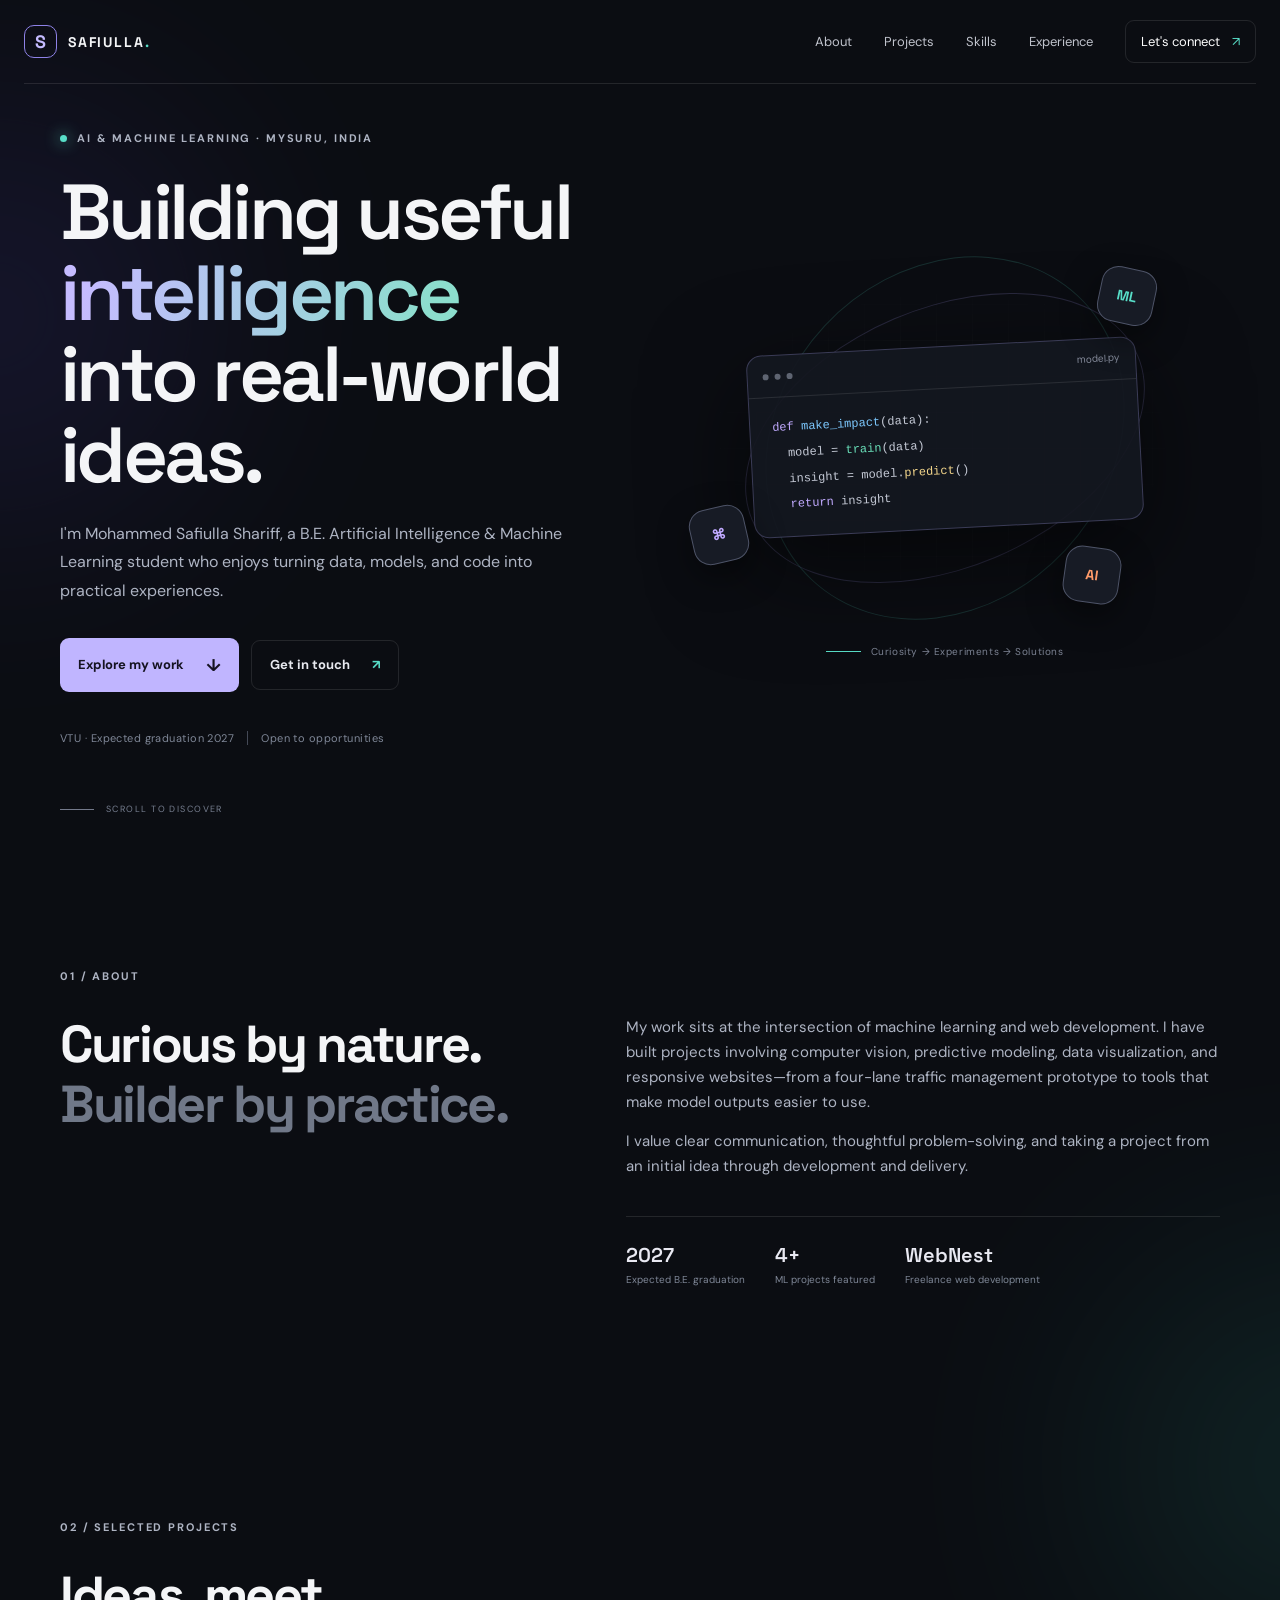
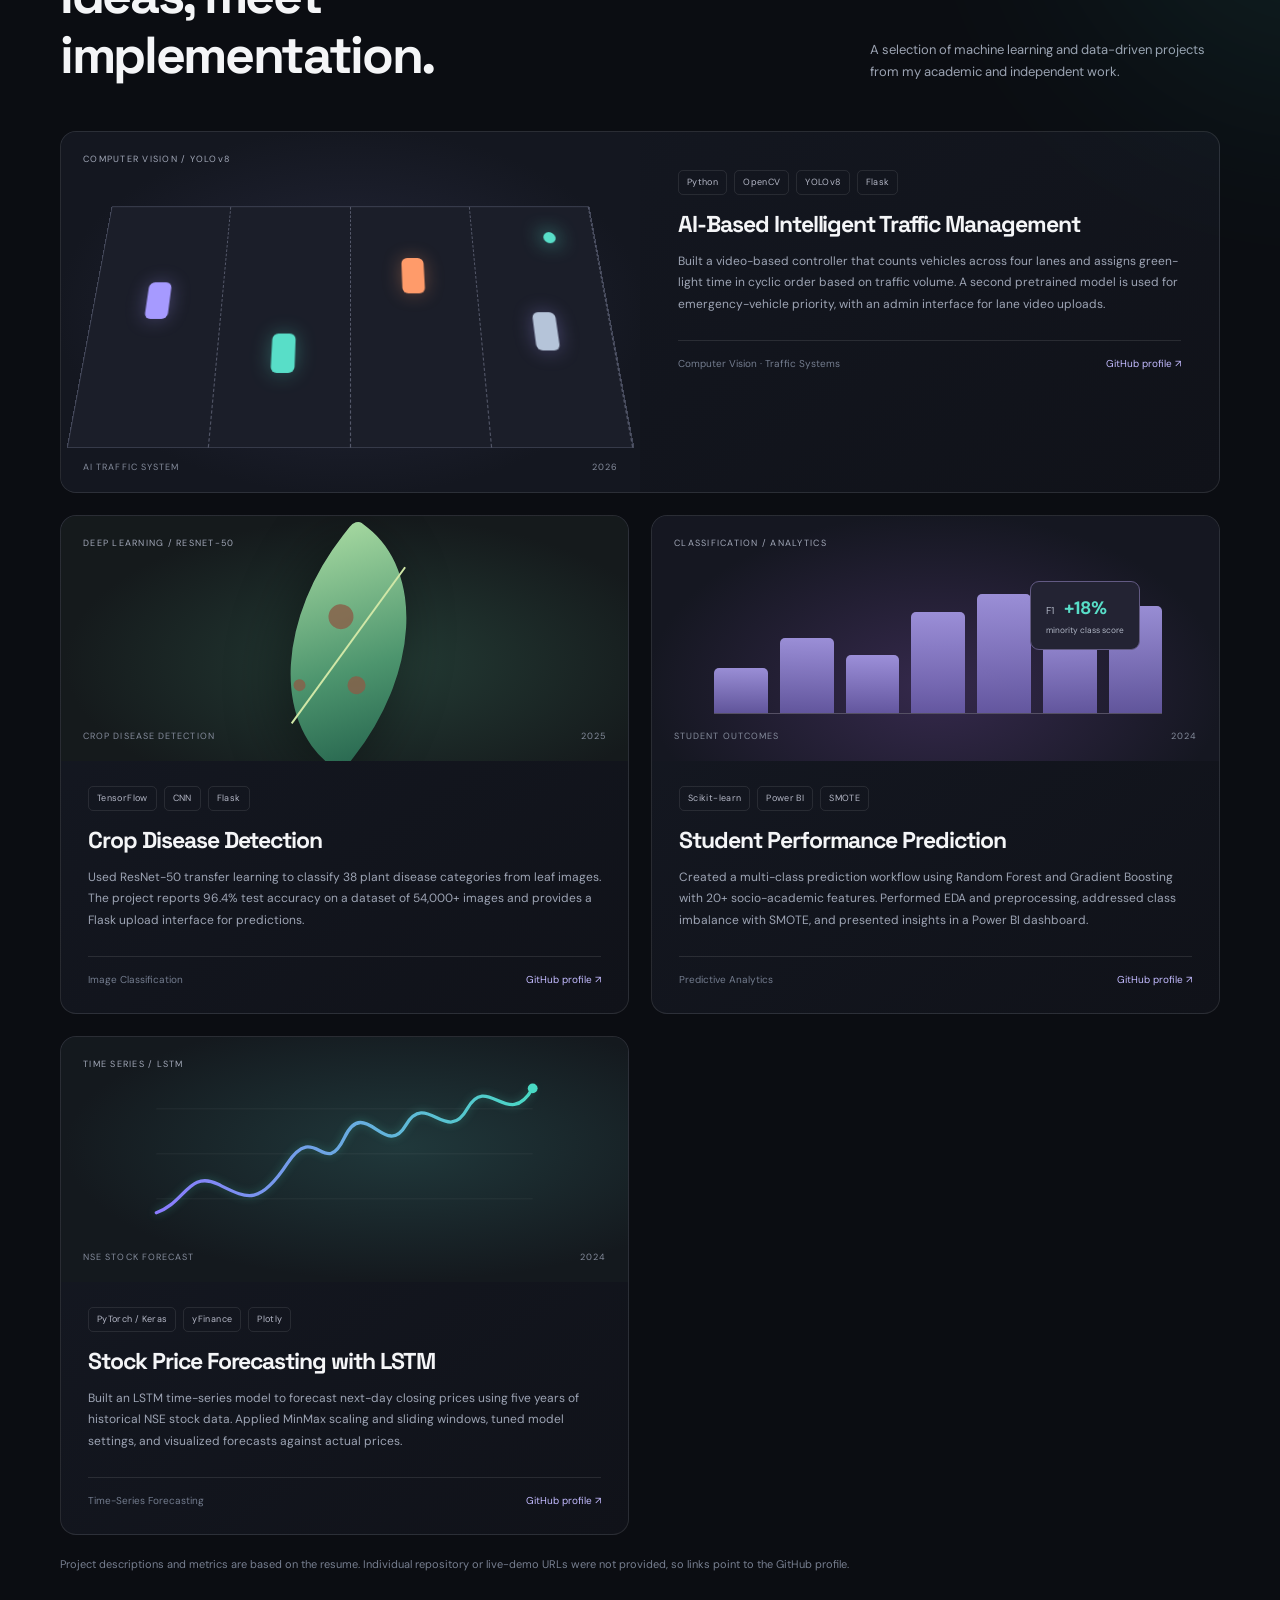
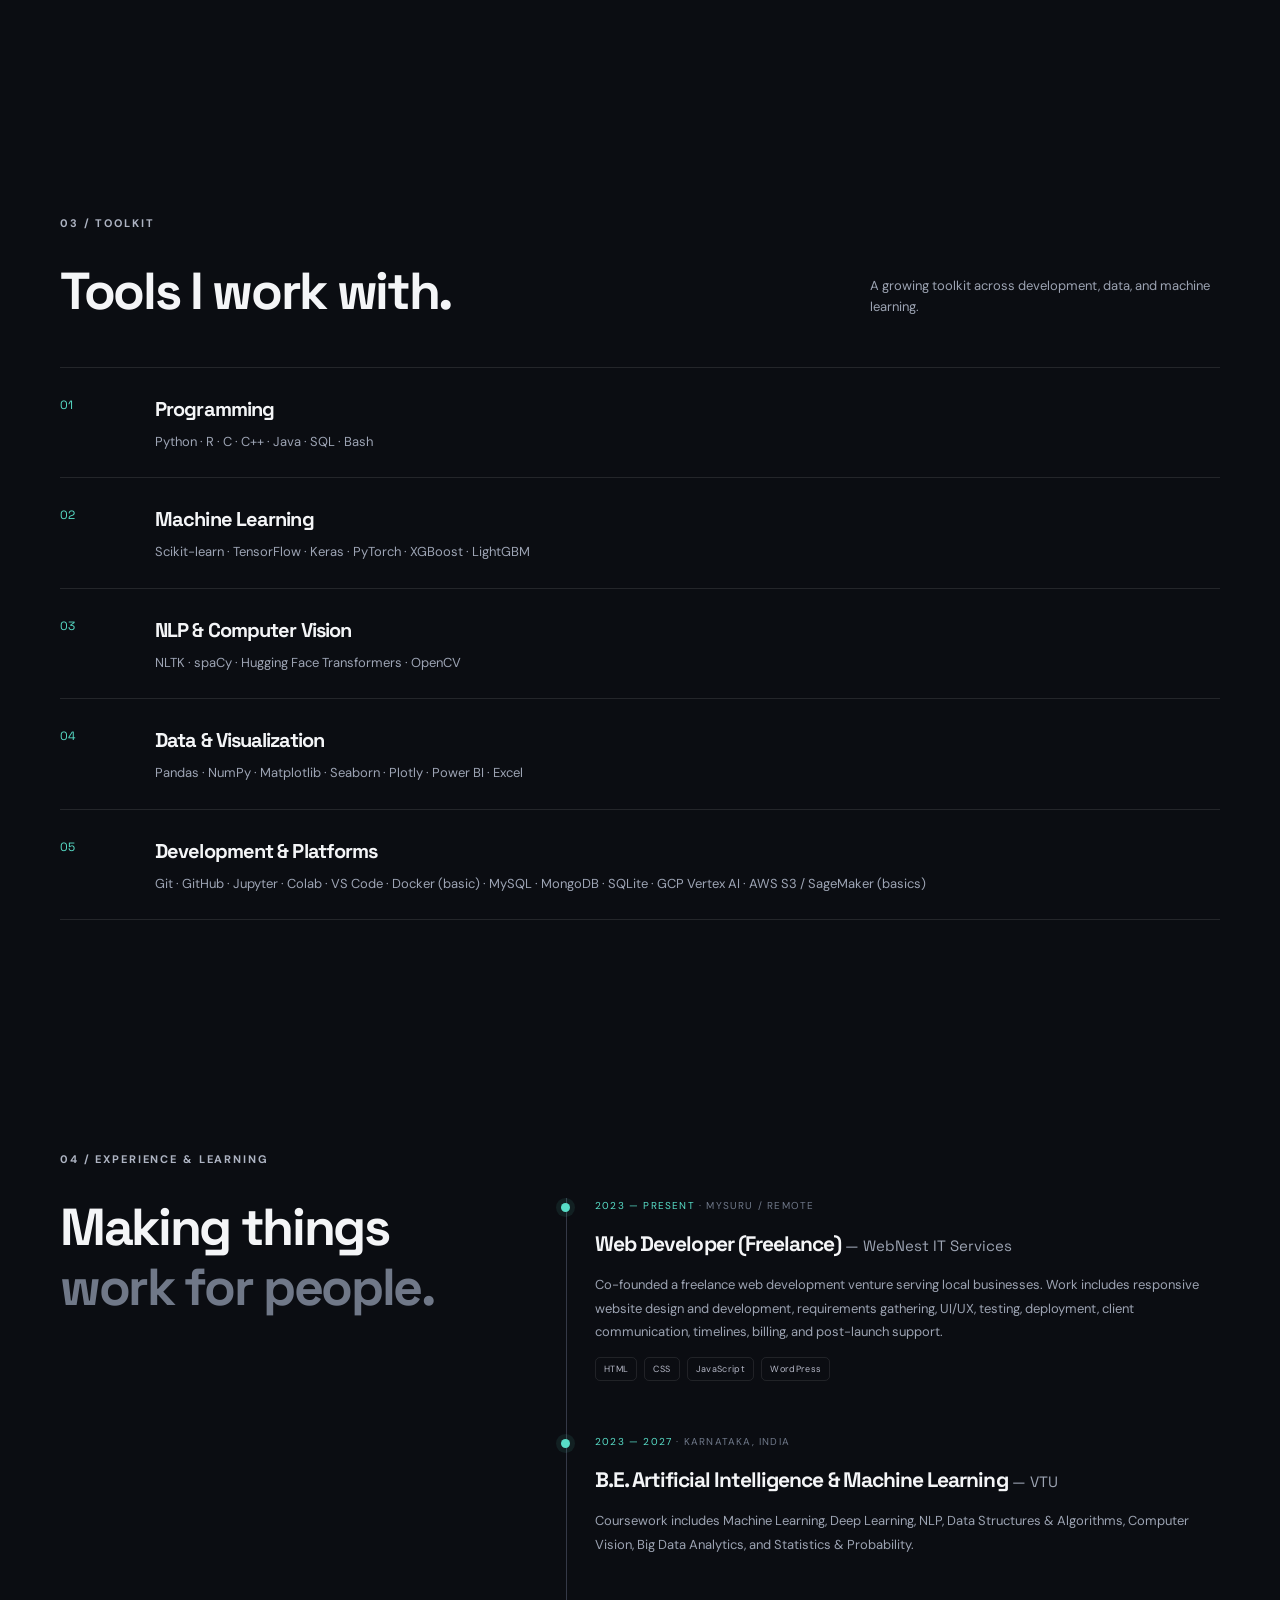
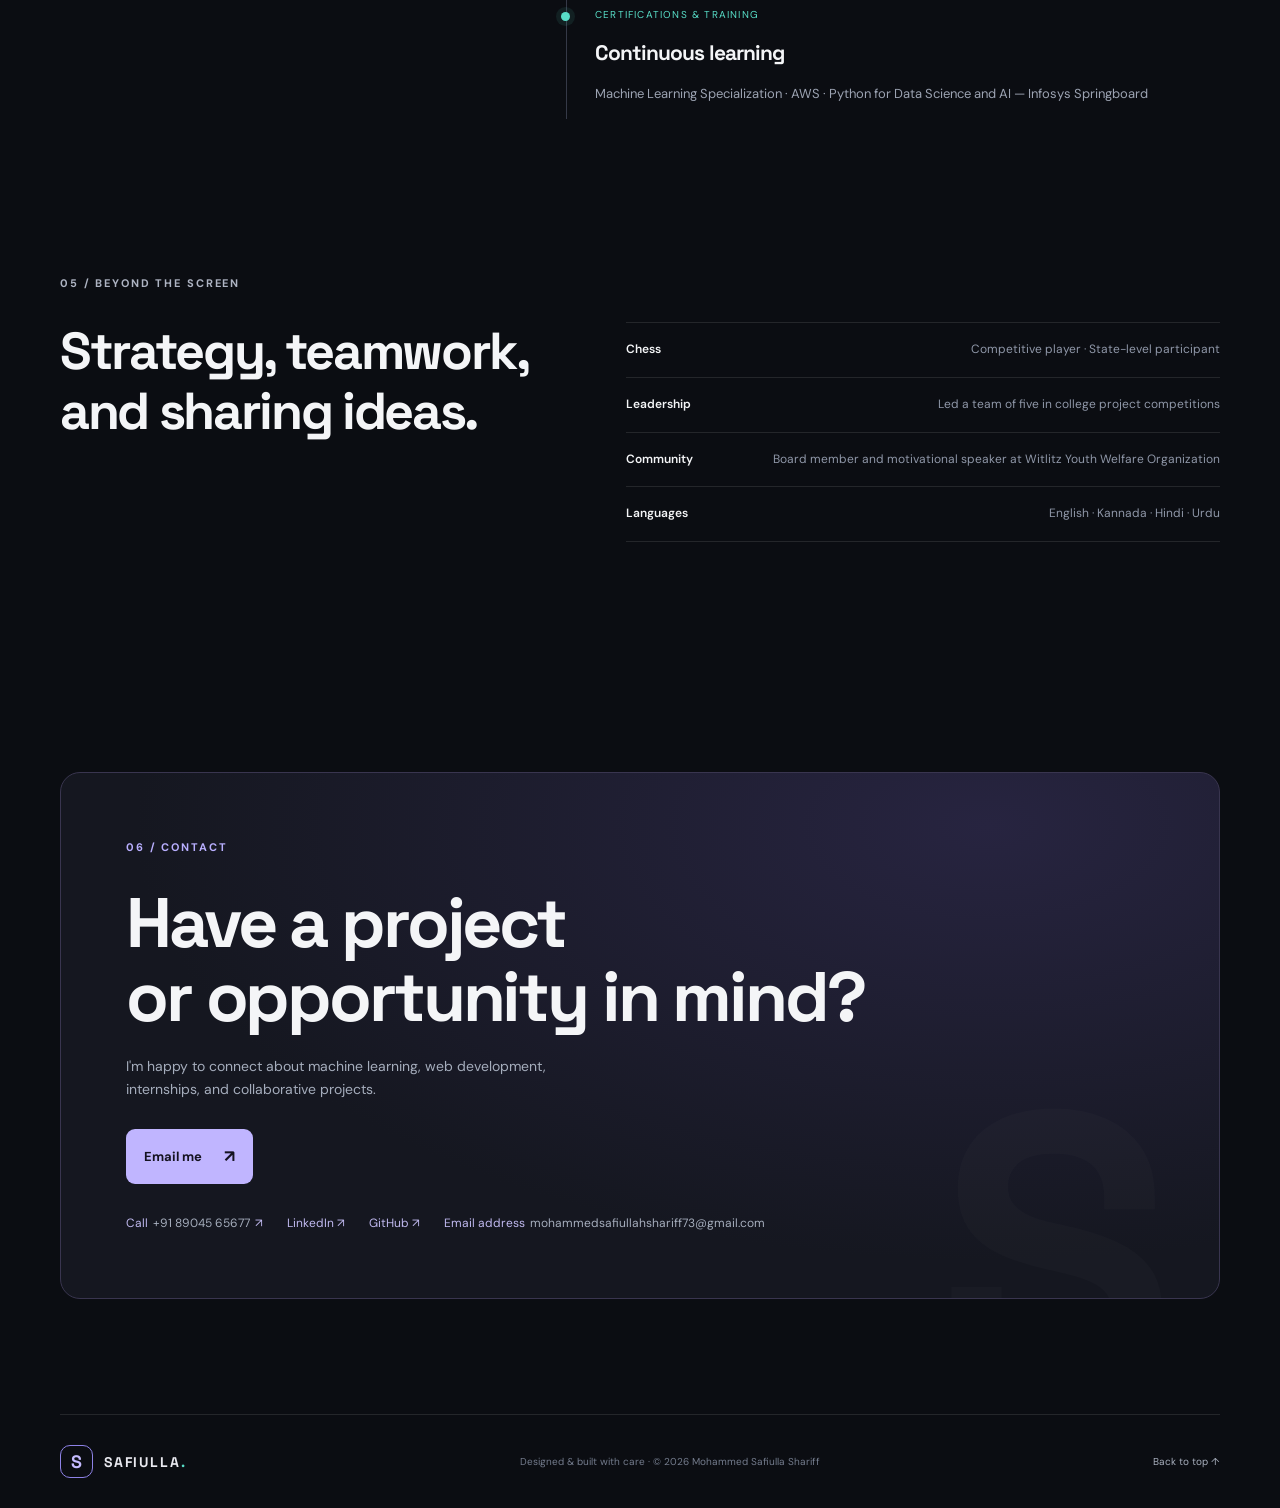
<file: shariff_portfolio/index.html>
<!DOCTYPE html>
<html lang="en">
<head>
  <meta charset="UTF-8" />
  <meta name="viewport" content="width=device-width, initial-scale=1.0" />
  <meta name="description" content="Mohammed Safiulla Shariff — AI & Machine Learning engineering student and freelance web developer in Mysuru, India." />
  <title>Mohammed Safiulla Shariff | AI & ML Engineer</title>
  <link rel="preconnect" href="https://fonts.googleapis.com" />
  <link rel="preconnect" href="https://fonts.gstatic.com" crossorigin />
  <link href="https://fonts.googleapis.com/css2?family=DM+Sans:wght@400;500;600;700&family=Space+Grotesk:wght@400;500;600;700&display=swap" rel="stylesheet" />
  <link rel="stylesheet" href="styles.css" />
</head>
<body>
  <div class="ambient ambient-one"></div><div class="ambient ambient-two"></div>
  <header class="site-header">
    <a class="brand" href="#home" aria-label="Safiulla home"><span class="brand-mark">S</span><span>SAFIULLA<span class="brand-dot">.</span></span></a>
    <button class="menu-toggle" aria-label="Toggle navigation" aria-expanded="false">☰</button>
    <nav class="nav-links" aria-label="Main navigation">
      <a href="#about">About</a><a href="#projects">Projects</a><a href="#skills">Skills</a><a href="#experience">Experience</a>
      <a class="nav-contact" href="#contact">Let's connect <span>↗</span></a>
    </nav>
  </header>

  <main>
    <section class="hero section-wrap" id="home">
      <div class="hero-copy">
        <div class="eyebrow"><span class="status-dot"></span> AI & MACHINE LEARNING · MYSURU, INDIA</div>
        <h1>Building useful<br /><span class="gradient-text">intelligence</span><br />into real-world ideas.</h1>
        <p class="hero-lede">I'm Mohammed Safiulla Shariff, a B.E. Artificial Intelligence & Machine Learning student who enjoys turning data, models, and code into practical experiences.</p>
        <div class="hero-actions"><a class="button button-primary" href="#projects">Explore my work <span>↓</span></a><a class="button button-quiet" href="https://mail.google.com/mail/?view=cm&fs=1&to=mohammedsafiullahshariff73@gmail.com&su=Portfolio%20enquiry" target="_blank" rel="noreferrer">Get in touch <span>↗</span></a></div>
        <div class="hero-meta"><span>VTU · Expected graduation 2027</span><span class="meta-divider"></span><span>Open to opportunities</span></div>
      </div>
      <div class="hero-visual" aria-label="Decorative illustration representing machine learning and code">
        <div class="orbit orbit-large"></div><div class="orbit orbit-small"></div>
        <div class="visual-grid"></div>
        <div class="code-card"><div class="card-top"><span></span><span></span><span></span><small>model.py</small></div><pre><span class="code-purple">def</span> <span class="code-blue">make_impact</span>(data):
  model = <span class="code-green">train</span>(data)
  insight = model.<span class="code-yellow">predict</span>()
  <span class="code-purple">return</span> insight</pre></div>
        <div class="node node-top"><span>ML</span></div><div class="node node-side"><span>⌘</span></div><div class="node node-bottom"><span>AI</span></div>
        <div class="visual-caption"><span class="caption-line"></span><span>Curiosity → Experiments → Solutions</span></div>
      </div>
      <a class="scroll-cue" href="#about"><span class="scroll-line"></span> SCROLL TO DISCOVER</a>
    </section>

    <section class="about section-wrap section-pad" id="about">
      <div class="section-kicker">01 / ABOUT</div>
      <div class="about-layout"><h2>Curious by nature.<br /><span class="muted-heading">Builder by practice.</span></h2>
        <div class="about-text"><p>My work sits at the intersection of machine learning and web development. I have built projects involving computer vision, predictive modeling, data visualization, and responsive websites—from a four-lane traffic management prototype to tools that make model outputs easier to use.</p><p>I value clear communication, thoughtful problem-solving, and taking a project from an initial idea through development and delivery.</p>
          <div class="quick-facts"><div><strong>2027</strong><span>Expected B.E. graduation</span></div><div><strong>4+</strong><span>ML projects featured</span></div><div><strong>WebNest</strong><span>Freelance web development</span></div></div></div>
      </div>
    </section>

    <section class="projects section-wrap section-pad" id="projects">
      <div class="section-kicker">02 / SELECTED PROJECTS</div><div class="section-heading"><h2>Ideas, meet implementation.</h2><p>A selection of machine learning and data-driven projects from my academic and independent work.</p></div>
      <div class="project-grid">
        <article class="project-card project-featured"><div class="project-art traffic-art"><div class="art-label">COMPUTER VISION / YOLOv8</div><div class="road"><span class="lane lane-one"><i class="car car-a"></i></span><span class="lane lane-two"><i class="car car-b"></i></span><span class="lane lane-three"><i class="car car-c"></i></span><span class="lane lane-four"><i class="car car-d"></i></span><span class="signal signal-green"></span></div><div class="art-bottom"><span>AI TRAFFIC SYSTEM</span><span>2026</span></div></div>
          <div class="project-content"><div class="project-tags"><span>Python</span><span>OpenCV</span><span>YOLOv8</span><span>Flask</span></div><h3>AI-Based Intelligent Traffic Management</h3><p>Built a video-based controller that counts vehicles across four lanes and assigns green-light time in cyclic order based on traffic volume. A second pretrained model is used for emergency-vehicle priority, with an admin interface for lane video uploads.</p><div class="project-foot"><span>Computer Vision · Traffic Systems</span><a href="https://github.com/shariff-bukhari" target="_blank" rel="noreferrer">GitHub profile ↗</a></div></div>
        </article>
        <article class="project-card"><div class="project-art crop-art"><div class="art-label">DEEP LEARNING / RESNET-50</div><div class="leaf-illustration"><span class="leaf-vein"></span><span class="leaf-spot spot-one"></span><span class="leaf-spot spot-two"></span><span class="leaf-spot spot-three"></span></div><div class="art-bottom"><span>CROP DISEASE DETECTION</span><span>2025</span></div></div><div class="project-content"><div class="project-tags"><span>TensorFlow</span><span>CNN</span><span>Flask</span></div><h3>Crop Disease Detection</h3><p>Used ResNet-50 transfer learning to classify 38 plant disease categories from leaf images. The project reports 96.4% test accuracy on a dataset of 54,000+ images and provides a Flask upload interface for predictions.</p><div class="project-foot"><span>Image Classification</span><a href="https://github.com/shariff-bukhari" target="_blank" rel="noreferrer">GitHub profile ↗</a></div></div></article>
        <article class="project-card"><div class="project-art student-art"><div class="art-label">CLASSIFICATION / ANALYTICS</div><div class="chart-bars"><i style="height:35%"></i><i style="height:58%"></i><i style="height:45%"></i><i style="height:78%"></i><i style="height:92%"></i><i style="height:65%"></i><i style="height:83%"></i></div><div class="chart-overlay">F1 <strong>+18%</strong><small>minority class score</small></div><div class="art-bottom"><span>STUDENT OUTCOMES</span><span>2024</span></div></div><div class="project-content"><div class="project-tags"><span>Scikit-learn</span><span>Power BI</span><span>SMOTE</span></div><h3>Student Performance Prediction</h3><p>Created a multi-class prediction workflow using Random Forest and Gradient Boosting with 20+ socio-academic features. Performed EDA and preprocessing, addressed class imbalance with SMOTE, and presented insights in a Power BI dashboard.</p><div class="project-foot"><span>Predictive Analytics</span><a href="https://github.com/shariff-bukhari" target="_blank" rel="noreferrer">GitHub profile ↗</a></div></div></article>
        <article class="project-card"><div class="project-art stock-art"><div class="art-label">TIME SERIES / LSTM</div><svg viewBox="0 0 500 220" role="img" aria-label="Abstract stock price trend line"><defs><linearGradient id="lineGlow" x1="0" x2="1"><stop offset="0" stop-color="#8b7bff"/><stop offset="1" stop-color="#49d9c4"/></linearGradient></defs><path class="chart-gridline" d="M20 45H480 M20 100H480 M20 155H480"/><path class="stock-line" d="M20 172 C55 160 60 120 95 137 S145 165 180 112 S225 132 250 80 S300 108 325 65 S375 90 400 45 S450 72 480 20"/><circle cx="480" cy="20" r="6" fill="#49d9c4"/></svg><div class="art-bottom"><span>NSE STOCK FORECAST</span><span>2024</span></div></div><div class="project-content"><div class="project-tags"><span>PyTorch / Keras</span><span>yFinance</span><span>Plotly</span></div><h3>Stock Price Forecasting with LSTM</h3><p>Built an LSTM time-series model to forecast next-day closing prices using five years of historical NSE stock data. Applied MinMax scaling and sliding windows, tuned model settings, and visualized forecasts against actual prices.</p><div class="project-foot"><span>Time-Series Forecasting</span><a href="https://github.com/shariff-bukhari" target="_blank" rel="noreferrer">GitHub profile ↗</a></div></div></article>
      </div>
      <p class="project-note">Project descriptions and metrics are based on the resume. Individual repository or live-demo URLs were not provided, so links point to the GitHub profile.</p>
    </section>

    <section class="skills section-wrap section-pad" id="skills"><div class="section-kicker">03 / TOOLKIT</div><div class="section-heading"><h2>Tools I work with.</h2><p>A growing toolkit across development, data, and machine learning.</p></div><div class="skill-groups">
      <div class="skill-group"><span class="skill-number">01</span><div><h3>Programming</h3><p>Python · R · C · C++ · Java · SQL · Bash</p></div></div>
      <div class="skill-group"><span class="skill-number">02</span><div><h3>Machine Learning</h3><p>Scikit-learn · TensorFlow · Keras · PyTorch · XGBoost · LightGBM</p></div></div>
      <div class="skill-group"><span class="skill-number">03</span><div><h3>NLP & Computer Vision</h3><p>NLTK · spaCy · Hugging Face Transformers · OpenCV</p></div></div>
      <div class="skill-group"><span class="skill-number">04</span><div><h3>Data & Visualization</h3><p>Pandas · NumPy · Matplotlib · Seaborn · Plotly · Power BI · Excel</p></div></div>
      <div class="skill-group"><span class="skill-number">05</span><div><h3>Development & Platforms</h3><p>Git · GitHub · Jupyter · Colab · VS Code · Docker (basic) · MySQL · MongoDB · SQLite · GCP Vertex AI · AWS S3 / SageMaker (basics)</p></div></div>
    </div></section>

    <section class="experience section-wrap section-pad" id="experience"><div class="section-kicker">04 / EXPERIENCE & LEARNING</div><div class="experience-layout"><h2>Making things<br /><span class="muted-heading">work for people.</span></h2><div class="timeline"><article class="timeline-item"><div class="timeline-date">2023 — PRESENT <span>· MYSURU / REMOTE</span></div><h3>Web Developer (Freelance) <span>— WebNest IT Services</span></h3><p>Co-founded a freelance web development venture serving local businesses. Work includes responsive website design and development, requirements gathering, UI/UX, testing, deployment, client communication, timelines, billing, and post-launch support.</p><div class="project-tags"><span>HTML</span><span>CSS</span><span>JavaScript</span><span>WordPress</span></div></article><article class="timeline-item"><div class="timeline-date">2023 — 2027 <span>· KARNATAKA, INDIA</span></div><h3>B.E. Artificial Intelligence & Machine Learning <span>— VTU</span></h3><p>Coursework includes Machine Learning, Deep Learning, NLP, Data Structures & Algorithms, Computer Vision, Big Data Analytics, and Statistics & Probability.</p></article><article class="timeline-item"><div class="timeline-date">CERTIFICATIONS & TRAINING</div><h3>Continuous learning</h3><p>Machine Learning Specialization · AWS · Python for Data Science and AI — Infosys Springboard</p></article></div></div></section>

    <section class="beyond section-wrap"><div class="section-kicker">05 / BEYOND THE SCREEN</div><div class="beyond-content"><h2>Strategy, teamwork,<br />and sharing ideas.</h2><div class="beyond-list"><div><strong>Chess</strong><span>Competitive player · State-level participant</span></div><div><strong>Leadership</strong><span>Led a team of five in college project competitions</span></div><div><strong>Community</strong><span>Board member and motivational speaker at Witlitz Youth Welfare Organization</span></div><div><strong>Languages</strong><span>English · Kannada · Hindi · Urdu</span></div></div></div></section>

    <section class="contact section-wrap section-pad" id="contact"><div class="contact-panel"><div class="section-kicker">06 / CONTACT</div><h2>Have a project<br />or opportunity in mind?</h2><p>I'm happy to connect about machine learning, web development, internships, and collaborative projects.</p><a class="button button-primary" href="https://mail.google.com/mail/?view=cm&fs=1&to=mohammedsafiullahshariff73@gmail.com&su=Portfolio%20enquiry" target="_blank" rel="noreferrer">Email me <span>↗</span></a><div class="contact-links contact-links-wrap">
        <a href="tel:+918904565677">Call <span>+91 89045 65677</span> ↗</a>
        <a href="https://www.linkedin.com/in/mohammed-safiullah-shariff" target="_blank" rel="noreferrer">LinkedIn ↗</a>
        <a href="https://github.com/shariff-bukhari" target="_blank" rel="noreferrer">GitHub ↗</a>
        <a href="mailto:mohammedsafiullahshariff73@gmail.com">Email address <span>mohammedsafiullahshariff73@gmail.com</span></a>
      </div></div></section>
  </main>
  <footer class="site-footer section-wrap"><a class="brand" href="#home"><span class="brand-mark">S</span><span>SAFIULLA<span class="brand-dot">.</span></span></a><span>Designed & built with care · © <span id="year"></span> Mohammed Safiulla Shariff</span><a href="#home">Back to top ↑</a></footer>
  <script src="script.js"></script>
</body>
</html>
</file>
<file: shariff_portfolio/styles.css>
:root{--bg:#0b0d12;--panel:#12151d;--panel2:#171b25;--text:#f4f5f7;--muted:#9ca3b2;--line:rgba(255,255,255,.10);--accent:#a99cff;--mint:#58dec8;--orange:#ff9b6a;--font:'DM Sans',sans-serif;--display:'Space Grotesk',sans-serif}*{box-sizing:border-box}html{scroll-behavior:smooth;scroll-padding-top:90px}body{margin:0;background:var(--bg);color:var(--text);font-family:var(--font);line-height:1.65;overflow-x:hidden}a{color:inherit;text-decoration:none}.ambient{position:absolute;width:430px;height:430px;border-radius:50%;filter:blur(120px);opacity:.11;pointer-events:none}.ambient-one{background:#6e5bff;top:100px;left:-220px}.ambient-two{background:#32cbb0;top:1250px;right:-250px}.section-wrap{width:min(1160px,calc(100% - 48px));margin-inline:auto}.section-pad{padding-block:115px}.site-header{height:84px;width:min(1240px,calc(100% - 48px));margin:auto;display:flex;align-items:center;justify-content:space-between;border-bottom:1px solid var(--line);position:relative;z-index:5}.brand{display:flex;align-items:center;gap:11px;font:700 14px var(--display);letter-spacing:.13em}.brand-mark{width:33px;height:33px;display:grid;place-items:center;border:1px solid #8e82e7;border-radius:10px;color:#c5bbff;font:700 18px var(--display);letter-spacing:0}.brand-dot{color:var(--mint)}.nav-links{display:flex;align-items:center;gap:32px;font-size:13px;color:#c0c3cc}.nav-links a:hover,.contact-links a:hover,.site-footer>a:hover{color:var(--mint)}.nav-contact{border:1px solid var(--line);padding:10px 15px;border-radius:9px;color:white!important}.nav-contact span{color:var(--mint);margin-left:9px}.menu-toggle{display:none;background:none;border:0;color:white;font-size:24px}.hero{min-height:690px;display:grid;grid-template-columns:1.05fr .95fr;align-items:center;position:relative;padding-top:45px;padding-bottom:105px}.eyebrow,.section-kicker{font-size:11px;letter-spacing:.17em;font-weight:700;color:#aeb4c3}.eyebrow{display:flex;align-items:center;gap:10px}.status-dot{width:7px;height:7px;border-radius:50%;background:var(--mint);box-shadow:0 0 15px var(--mint)}h1,h2,h3,p{margin-top:0}h1,h2,h3{font-family:var(--display);letter-spacing:-.045em}h1{font-size:clamp(48px,6.3vw,78px);line-height:1.04;margin:25px 0 23px;font-weight:600}.gradient-text{background:linear-gradient(100deg,#c5bbff 8%,#8cdecd 92%);-webkit-background-clip:text;background-clip:text;color:transparent}.hero-lede{max-width:540px;color:#aeb4c3;font-size:16px;line-height:1.8}.hero-actions{display:flex;align-items:center;gap:12px;margin-top:32px}.button{display:inline-flex;align-items:center;gap:22px;padding:13px 18px;border-radius:9px;font-weight:700;font-size:13px;transition:transform .2s,background .2s}.button:hover{transform:translateY(-2px)}.button-primary{background:#c0b5ff;color:#151321}.button-primary span{font-size:17px}.button-quiet{border:1px solid var(--line);color:#e8e9ef}.button-quiet span{color:var(--mint)}.hero-meta{display:flex;align-items:center;gap:13px;color:#7f8797;font-size:11px;letter-spacing:.04em;margin-top:37px}.meta-divider{height:14px;width:1px;background:#444956}.hero-visual{height:450px;position:relative;display:grid;place-items:center}.visual-grid{position:absolute;inset:55px 15px;background-image:linear-gradient(rgba(255,255,255,.035) 1px,transparent 1px),linear-gradient(90deg,rgba(255,255,255,.035) 1px,transparent 1px);background-size:36px 36px;mask-image:radial-gradient(ellipse,black,transparent 72%)}.orbit{position:absolute;border:1px solid rgba(172,161,255,.18);border-radius:50%;transform:rotate(-23deg)}.orbit-large{width:420px;height:260px}.orbit-small{width:330px;height:390px;transform:rotate(43deg);border-color:rgba(88,222,200,.16)}.code-card{width:min(390px,88%);position:relative;background:rgba(20,23,32,.92);border:1px solid rgba(180,174,255,.25);border-radius:15px;box-shadow:0 30px 100px #0008;transform:rotate(-3deg);z-index:2;overflow:hidden}.card-top{height:42px;border-bottom:1px solid var(--line);display:flex;align-items:center;gap:6px;padding:0 15px}.card-top>span{width:6px;height:6px;border-radius:50%;background:#5e6471}.card-top small{margin-left:auto;color:#858b9b;font-size:10px}.code-card pre{font:12px/2.15 'SFMono-Regular',Consolas,monospace;color:#c4c9d5;padding:18px 22px;margin:0}.code-purple{color:#c1aaff}.code-blue{color:#7dc9ff}.code-green{color:#69dfb9}.code-yellow{color:#f4d78c}.node{position:absolute;width:56px;height:56px;border-radius:17px;background:#171b25;border:1px solid #4d5367;display:grid;place-items:center;z-index:3;box-shadow:0 12px 35px #0007;font:700 14px var(--display)}.node-top{top:55px;right:65px;color:var(--mint);transform:rotate(12deg)}.node-side{bottom:100px;left:22px;color:#c1aaff;transform:rotate(-13deg)}.node-bottom{bottom:60px;right:100px;color:var(--orange);transform:rotate(8deg)}.visual-caption{position:absolute;bottom:3px;display:flex;align-items:center;gap:10px;color:#7d8494;font-size:10px;letter-spacing:.06em}.caption-line{height:1px;width:35px;background:var(--mint)}.scroll-cue{position:absolute;bottom:35px;left:0;display:flex;align-items:center;gap:12px;color:#777f90;font-size:9px;letter-spacing:.16em}.scroll-line{width:34px;height:1px;background:#73798a}.section-kicker{margin-bottom:30px}.about-layout{display:grid;grid-template-columns:.9fr 1.1fr;gap:80px}.about h2,.section-heading h2,.experience h2,.beyond h2{font-size:clamp(34px,4.2vw,52px);line-height:1.15;margin-bottom:0}.muted-heading{color:#707888}.about-text{color:#aeb4c3;font-size:15px}.quick-facts{display:flex;gap:30px;margin-top:37px;padding-top:25px;border-top:1px solid var(--line)}.quick-facts div{display:flex;flex-direction:column;gap:4px}.quick-facts strong{font:600 20px var(--display);color:#e9e9f2}.quick-facts span{font-size:10px;color:#7f8797}.section-heading{display:flex;justify-content:space-between;align-items:end;gap:30px;margin-bottom:45px}.section-heading h2{max-width:600px}.section-heading p{max-width:350px;color:var(--muted);font-size:13px;margin-bottom:4px}.project-grid{display:grid;grid-template-columns:1fr 1fr;gap:22px}.project-card{border:1px solid var(--line);border-radius:16px;overflow:hidden;background:linear-gradient(145deg,#151923,#101219);transition:transform .25s,border-color .25s}.project-card:hover{transform:translateY(-4px);border-color:#55516e}.project-featured{grid-column:1/-1;display:grid;grid-template-columns:1fr 1fr}.project-art{height:245px;position:relative;overflow:hidden;background:#171a25}.project-featured .project-art{height:100%;min-height:360px}.art-label{position:absolute;top:20px;left:22px;color:#a2a8b8;font-size:9px;letter-spacing:.14em;z-index:2}.art-bottom{position:absolute;bottom:17px;left:22px;right:22px;display:flex;justify-content:space-between;color:#858c9c;font-size:9px;letter-spacing:.12em}.traffic-art{background:radial-gradient(ellipse at 50% 50%,#25283b,#141720 72%)}.road{position:absolute;inset:60px 30px 50px;display:grid;grid-template-columns:repeat(4,1fr);transform:perspective(400px) rotateX(16deg);border:1px solid #45495b;background:#1b1e29}.lane{border-right:1px dashed #55596b;position:relative}.lane:last-of-type{border:0}.car{position:absolute;width:23px;height:39px;border-radius:6px;background:#a69aff;left:50%;top:35%;transform:translateX(-50%);box-shadow:0 0 20px #a69aff55}.car-b{top:57%;background:#58dec8;box-shadow:0 0 20px #58dec855}.car-c{top:24%;background:#ff9b6a;box-shadow:0 0 20px #ff9b6a55}.car-d{top:48%;background:#b5c4d9}.signal{position:absolute;top:12%;right:8%;width:13px;height:13px;border-radius:50%;background:var(--mint);box-shadow:0 0 22px var(--mint)}.crop-art{background:radial-gradient(ellipse at 55% 60%,#243c35,#151a1c 70%)}.leaf-illustration{position:absolute;width:145px;height:210px;background:linear-gradient(125deg,#a5d8a0,#4d956e 60%,#27664f);border-radius:5% 90% 5% 90%;transform:rotate(38deg);left:38%;top:10%;box-shadow:0 15px 55px #0006}.leaf-vein{position:absolute;left:49%;top:4%;height:92%;width:2px;background:#d0e7a7;transform:rotate(-2deg)}.leaf-spot{position:absolute;width:25px;height:25px;border-radius:50%;background:#8a5e48;opacity:.8}.spot-one{top:35%;left:25%}.spot-two{top:58%;left:65%;width:18px;height:18px}.spot-three{top:76%;left:36%;width:12px;height:12px}.student-art{background:radial-gradient(ellipse at 50% 70%,#35294c,#151721 72%)}.chart-bars{position:absolute;bottom:47px;left:11%;right:10%;height:130px;display:flex;align-items:end;gap:12px;border-bottom:1px solid #555064}.chart-bars i{display:block;flex:1;background:linear-gradient(0deg,#7163b6,#b8aaff);border-radius:5px 5px 0 0;opacity:.8}.chart-overlay{position:absolute;right:14%;top:65px;padding:12px 15px;background:#232333;border:1px solid #625a83;border-radius:9px;color:#aeb4c3;font-size:10px}.chart-overlay strong{color:var(--mint);font-size:18px;margin-left:7px}.chart-overlay small{display:block}.stock-art{background:radial-gradient(ellipse at 60% 45%,#20383b,#14191e 70%)}.stock-art svg{position:absolute;inset:35px 10px 30px;width:calc(100% - 20px);height:calc(100% - 65px)}.chart-gridline{fill:none;stroke:#ffffff12;stroke-width:1}.stock-line{fill:none;stroke:url(#lineGlow);stroke-width:4;stroke-linecap:round;stroke-linejoin:round;filter:drop-shadow(0 0 5px #49d9c455)}.project-content{padding:25px 27px 24px}.project-featured .project-content{padding:38px}.project-tags{display:flex;flex-wrap:wrap;gap:7px;margin-bottom:15px}.project-tags span{font-size:9px;letter-spacing:.04em;color:#b5b8c7;border:1px solid #ffffff17;border-radius:5px;padding:4px 8px}.project-content h3{font-size:23px;line-height:1.25;margin-bottom:12px}.project-content p{color:#9da4b4;font-size:12px;line-height:1.8;margin-bottom:25px}.project-foot{display:flex;justify-content:space-between;align-items:center;gap:12px;border-top:1px solid var(--line);padding-top:15px;color:#737c8e;font-size:10px}.project-foot a{color:#c3bbff}.project-note{color:#777f90;font-size:11px;margin-top:20px}.skill-groups{border-top:1px solid var(--line)}.skill-group{display:grid;grid-template-columns:75px 1fr;gap:20px;padding:25px 0;border-bottom:1px solid var(--line)}.skill-number{font:12px var(--display);color:var(--mint);padding-top:4px}.skill-group h3{font-size:20px;margin-bottom:5px}.skill-group p{color:#9da4b4;font-size:13px;margin-bottom:0}.experience-layout{display:grid;grid-template-columns:.8fr 1.2fr;gap:70px}.timeline{border-left:1px solid #353947;padding-left:28px}.timeline-item{position:relative;padding-bottom:38px}.timeline-item:last-child{padding-bottom:0}.timeline-item:before{content:'';position:absolute;left:-34px;top:5px;width:9px;height:9px;border-radius:50%;background:var(--mint);box-shadow:0 0 0 5px #58dec817}.timeline-date{font-size:10px;letter-spacing:.12em;color:var(--mint);margin-bottom:12px}.timeline-date span{color:#70798a}.timeline-item h3{font-size:21px;margin-bottom:12px}.timeline-item h3 span{font-size:15px;color:#9ca3b2;font-weight:400;letter-spacing:0}.timeline-item p{font-size:13px;color:#9ca3b2;line-height:1.8}.beyond{padding-block:40px 115px}.beyond-content{display:grid;grid-template-columns:.9fr 1.1fr;gap:80px}.beyond-list{border-top:1px solid var(--line)}.beyond-list div{display:flex;justify-content:space-between;gap:25px;padding:17px 0;border-bottom:1px solid var(--line);font-size:12px}.beyond-list strong{font-weight:600}.beyond-list span{color:#8f97a8;text-align:right}.contact-panel{border:1px solid #39354f;background:radial-gradient(ellipse at 80% 10%,#272440,#151720 65%);border-radius:20px;padding:65px;position:relative;overflow:hidden}.contact-panel:after{content:'S';position:absolute;right:45px;bottom:-130px;font:700 390px/.9 var(--display);color:#ffffff04;pointer-events:none}.contact-panel .section-kicker{color:#b9afff}.contact h2{font-size:clamp(40px,6vw,70px);line-height:1.05;margin-bottom:22px}.contact-panel p{max-width:480px;color:#a5adbc;font-size:14px;margin-bottom:28px}.contact-links{display:flex;gap:24px;margin-top:30px;color:#c0b9ef;font-size:12px}.site-footer{display:flex;justify-content:space-between;align-items:center;padding-block:30px;border-top:1px solid var(--line);color:#747c8d;font-size:10px}.site-footer .brand{color:#e9e9f0}.site-footer>a:last-child{color:#a9b0be}
@media(max-width:900px){.hero{grid-template-columns:1fr;min-height:auto;padding-top:90px;padding-bottom:110px}.hero-visual{height:400px;margin-top:30px}.scroll-cue{bottom:35px}.about-layout,.experience-layout,.beyond-content{grid-template-columns:1fr;gap:35px}.section-pad{padding-block:85px}.section-heading{align-items:start;flex-direction:column;gap:15px}.project-featured{grid-template-columns:1fr}.project-featured .project-art{min-height:280px;height:280px}.project-featured .project-content{padding:27px}.beyond{padding-top:0}.contact-panel{padding:45px}.quick-facts{gap:20px}}
@media(max-width:620px){.section-wrap{width:calc(100% - 34px)}.site-header{width:calc(100% - 34px);height:72px}.menu-toggle{display:block}.nav-links{display:none;position:absolute;top:71px;left:0;right:0;background:#11141c;border:1px solid var(--line);border-radius:12px;padding:18px;flex-direction:column;align-items:stretch;gap:0}.nav-links.open{display:flex}.nav-links a{padding:12px 8px}.nav-contact{margin-top:8px}.hero{padding-top:65px}.hero h1{font-size:49px}.hero-lede{font-size:14px}.hero-actions{flex-wrap:wrap}.hero-visual{height:330px}.orbit-large{width:300px;height:210px}.orbit-small{width:250px;height:300px}.code-card{width:300px}.code-card pre{font-size:10px;padding:14px}.node{width:43px;height:43px;border-radius:13px}.node-top{right:10px;top:35px}.node-side{left:0;bottom:65px}.node-bottom{right:30px;bottom:30px}.visual-caption{font-size:8px}.about h2,.section-heading h2,.experience h2,.beyond h2{font-size:36px}.quick-facts{flex-wrap:wrap}.quick-facts div{min-width:100px}.project-grid{grid-template-columns:1fr}.project-featured{grid-column:auto}.project-art{height:220px}.project-content{padding:22px}.project-content h3{font-size:21px}.project-foot{align-items:flex-start;flex-direction:column}.skill-group{grid-template-columns:38px 1fr;gap:12px}.skill-group h3{font-size:18px}.skill-group p{font-size:12px}.timeline-item h3{font-size:19px}.timeline-item h3 span{display:block;margin-top:4px}.beyond-list div{flex-direction:column;gap:4px}.beyond-list span{text-align:left}.contact-panel{padding:30px 23px}.contact h2{font-size:42px}.contact-panel:after{font-size:250px;right:-30px;bottom:-90px}.site-footer{flex-wrap:wrap;gap:18px}.site-footer>span{order:3;width:100%}}

/* Contact links: keep phone and social details readable on narrow screens. */
.contact-links-wrap{flex-wrap:wrap;align-items:center;row-gap:14px}.contact-links-wrap a{display:inline-flex;gap:5px;flex-wrap:wrap}.contact-links-wrap a span{color:#a5adbc}
</file>
